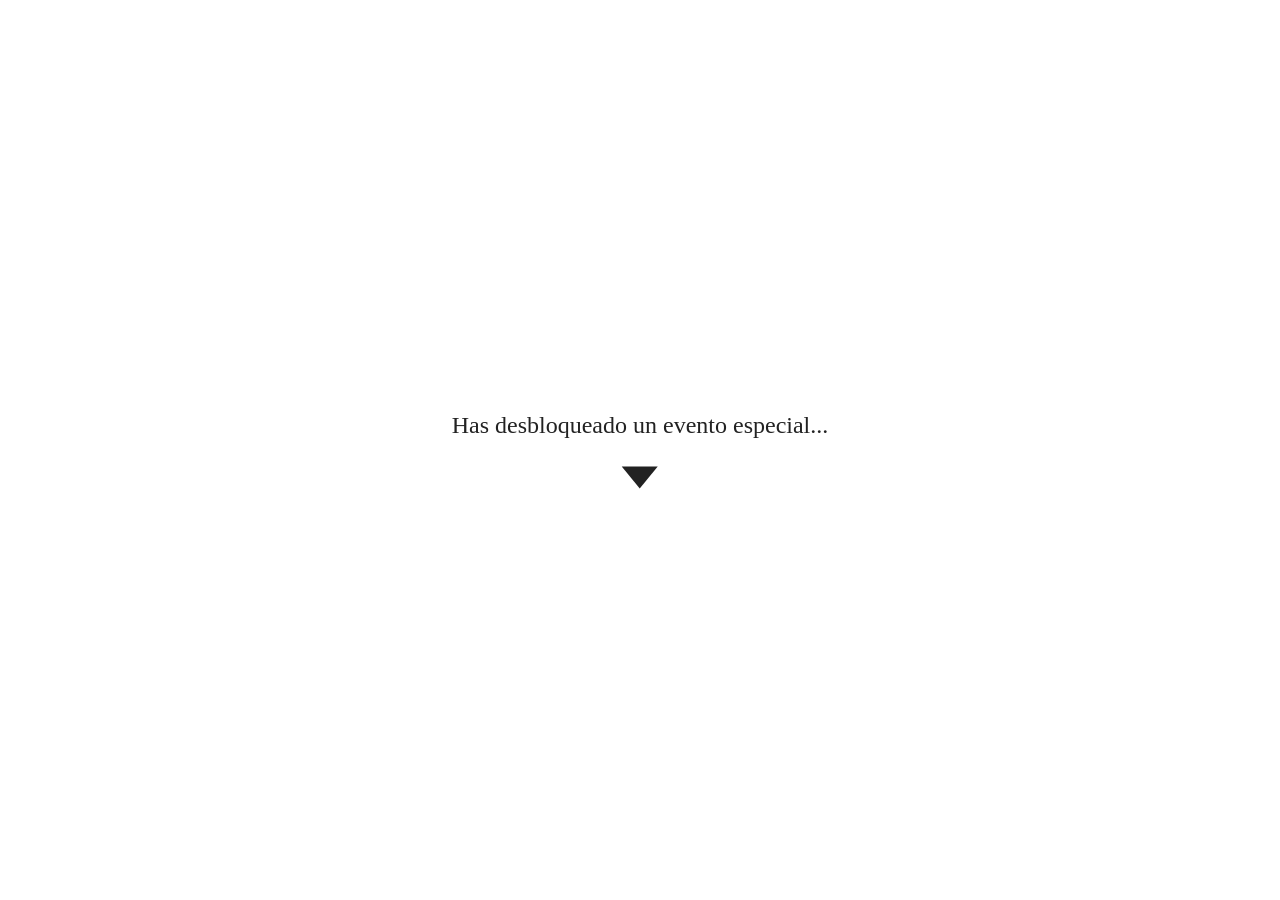
<file: index.html>
<!DOCTYPE html>
<html lang="es">
<head>
    <meta charset="UTF-8">
    <meta name="viewport" content="width=device-width, initial-scale=1.0, maximum-scale=1.0, user-scalable=no">
    <title>Inicio Misterioso</title>
    <style>
        body {
            background: #fff;
            margin: 0;
            min-height: 100vh;
        }
        #frase {
            position: fixed;
            left: 50%;
            top: 50%;
            transform: translate(-50%, -50%);
            text-align: center;
            font-size: 1.5rem;
            color: #222;
            cursor: pointer;
            user-select: none;
            max-width: 90vw;
        }
        .triangle {
            margin: 28px auto 0 auto;
            width: 0;
            height: 0;
            border-left: 18px solid transparent;
            border-right: 18px solid transparent;
            border-top: 22px solid #222;
            animation: blink 1s steps(2, start) infinite;
            visibility: visible;
        }
        .triangle.invisible {
            visibility: hidden;
        }
        @keyframes blink {
            0%, 100% { opacity: 1; }
            50% { opacity: 0.2; }
        }
        .fade-text.visible {
            opacity: 1;
            transition: opacity 0.4s;
        }
        .fade-text {
            opacity: 0;
            transition: opacity 0.4s;
        }
        .dice-box {
            background: #f8f8f8; /* Tonalidad blanquecina del gif */
            border-radius: 24px;
            box-shadow: 0 2px 18px rgba(0,0,0,0.18);
            padding: 32px 24px 24px 24px;
            text-align: center;
            z-index: 10;
        }
        #dice-modal {
            display: none;
            position: fixed;
            inset: 0;
            z-index: 30;
            background: rgba(0,0,0,0.45);
            justify-content: center;
            align-items: center;
        }
    </style>
</head>
<body>
    <div id="frase" class="fade-text">
        <span id="frase-text"></span>
        <div id="triangle" class="triangle"></div>
    </div>
    <img id="mainphoto" src="images/mainphoto.jpeg" alt="Main Image" style="display:none;opacity:0;transition:opacity 1s;position:fixed;left:50%;top:50%;transform:translate(-50%,-50%);max-width:90vw;max-height:90vh;z-index:10;">
    <script>
        const frases = [
            "Has desbloqueado un evento especial...",
            "Hoy no es un día cualquiera...",
            "Los astros se han alineado, las puertas del inventario se abren...",
            "¡Feliz cumpleaños, Adela María! 🎉"
        ];
        let idx = 0;
        const fraseDiv = document.getElementById('frase');
        const fraseText = document.getElementById('frase-text');
        const triangle = document.getElementById('triangle');

        function mostrarFrase(i) {
            fraseDiv.classList.remove('visible');
            // Deshabilita avance en el último texto hasta que aparezca el triángulo
            if (i === frases.length - 1) {
                fraseDiv.removeEventListener('click', avanzarFrase);
            }
            setTimeout(() => {
                fraseText.textContent = frases[i];
                fraseDiv.classList.add('visible');
                if (i < frases.length - 1) {
                    triangle.classList.remove('invisible');
                } else {
                    triangle.classList.add('invisible');
                    // Habilita avance solo cuando aparece el triángulo (tras 1.5s)
                    setTimeout(() => {
                        if (idx === frases.length - 1) {
                            triangle.classList.remove('invisible');
                            fraseDiv.addEventListener('click', avanzarFrase);
                        }
                    }, 1500);
                }
            }, 400);
        }

        function avanzarFrase() {
            fraseDiv.classList.remove('visible');
            idx++;
            if (idx < frases.length) {
                setTimeout(() => {
                    mostrarFrase(idx);
                }, 400);
            } else {
                // Redirige a p1.html tras la última frase
                setTimeout(() => {
                    window.location.href = 'p1.html';
                }, 400);
            }
        }

        // Iniciar
        mostrarFrase(idx);
        fraseDiv.addEventListener('click', avanzarFrase);
    </script>
</body>
</html>
</file>
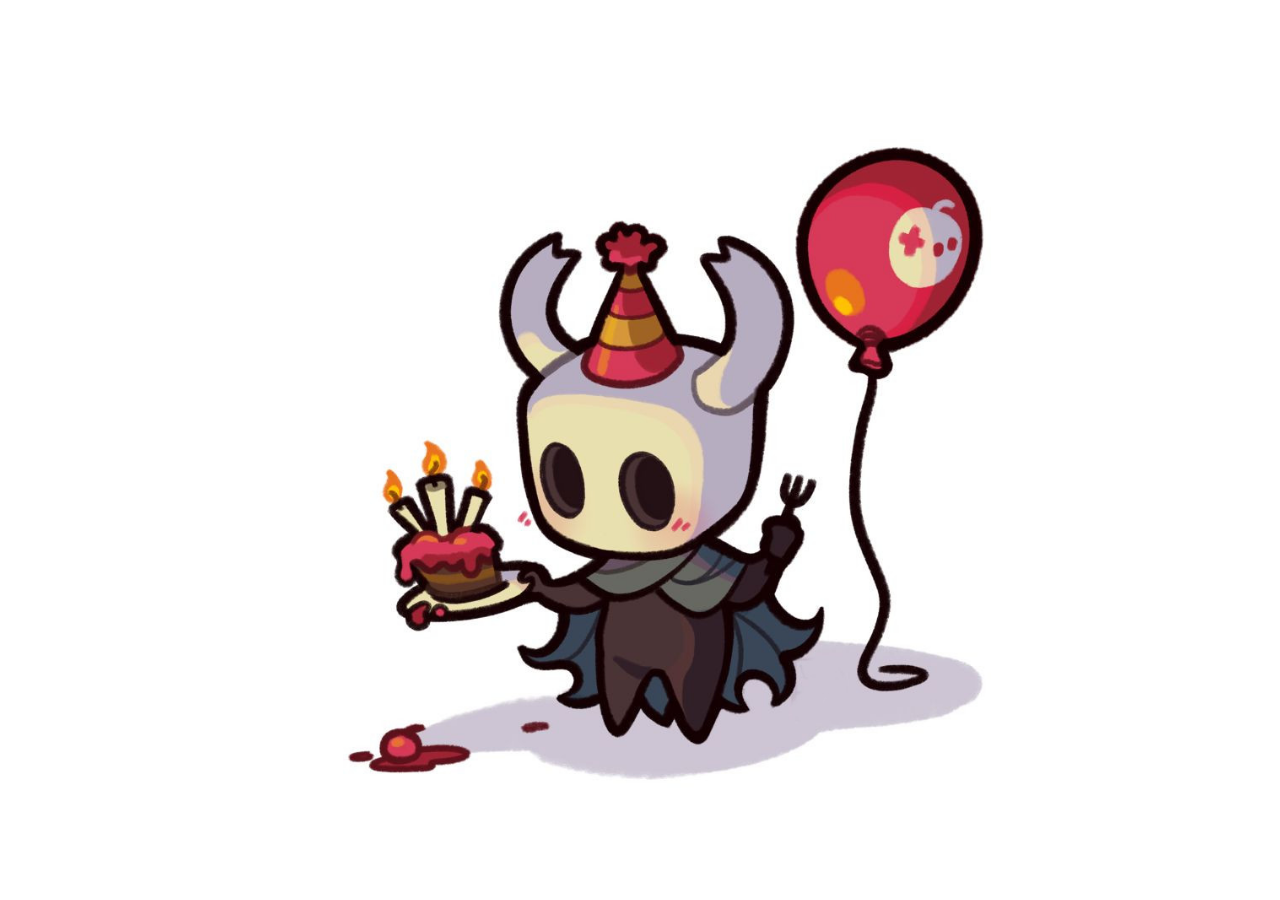
<file: p1.html>
<!DOCTYPE html>
<html lang="es">
<head>
    <meta charset="UTF-8">
    <meta name="viewport" content="width=device-width, initial-scale=1.0, maximum-scale=1.0, user-scalable=no">
    <title>Responsive Image Page</title>
    <link rel="stylesheet" href="styles/style.css">
    <style>
        /* styles/style.css */
        .dice-modal {
            display: none;
            position: fixed;
            top: 0; left: 0; right: 0; bottom: 0;
            background: rgba(0,0,0,0.4); /* semitransparente */
            justify-content: center;
            align-items: center;
            z-index: 10;
        }
        .dice-modal.active {
            display: flex;
        }
        .image-container {
            position: relative;
            display: flex;
            justify-content: center;
            align-items: center;
        }
        .responsive-image {
            display: block;
            max-width: 90vw;
            max-height: 90vh;
            margin: 0 auto;
        }
        .mistery-fade {
            display: none;
            position: absolute;
            left: 50%;
            top: -20%; /* O prueba con top: -2% para subirlo aún más */
            transform: translateX(-50%);
            text-align: center;
            font-size: 1.3rem;
            color: #111;
            font-weight: bold;
            z-index: 2;
            cursor: pointer;
            background: none;
            box-shadow: none;
            padding: 0;
        }
        .mistery-fade span {
            display: block;
            margin-bottom: 22px; /* Añade espacio extra entre texto y triángulo */
        }
        .mistery-fade.visible {
            display: block;
            animation: fadein 0.7s;
        }
        @keyframes fadein {
            from { opacity: 0; }
            to { opacity: 1; }
        }
        .triangle {
            margin: 18px auto 0 auto;
            width: 0;
            height: 0;
            border-left: 18px solid transparent;
            border-right: 18px solid transparent;
            border-top: 22px solid #222;
            animation: blink 1s steps(2, start) infinite;
        }
        @keyframes blink {
            0%, 100% { opacity: 1; }
            50% { opacity: 0.2; }
        }
    </style>
</head>
<body>
    <div id="main-content" style="opacity:0;transition:opacity 1s;">
        <div class="image-container">
            <img src="images/mainphoto.jpeg" alt="Main Image" class="responsive-image">
            <div id="mistery-text" class="mistery-fade">
                <span>¿Cómo ha llegado esto aquí...?</span>
                <div class="triangle"></div>
            </div>
        </div>
        <div id="dice-modal" class="dice-modal">
            <div class="dice-box">
                <span class="dice-text">Toca para tirar</span>
                <img src="images/mp-dice-short.gif" alt="Dado girando" class="dice-gif" id="dice-gif">
            </div>
        </div>
        <div id="gift-modal" class="dice-modal">
            <div class="dice-box">
                <span class="dice-text">ÁBRE TU REGALO</span>
                <img src="images/present.gif" alt="Regalo animado" style="margin-top:18px;max-width:120px;display:block;">
            </div>
        </div>
    </div>
    <script>
        window.addEventListener('DOMContentLoaded', () => {
            setTimeout(() => {
                document.getElementById('main-content').style.opacity = '1';
                // Mostrar el texto misterioso a los 3s
                setTimeout(() => {
                    document.getElementById('mistery-text').classList.add('visible');
                }, 3000);
            }, 100); // Pequeño retardo para transición suave

            // Al tocar el texto misterioso, mostrar el dado
            document.getElementById('mistery-text').addEventListener('click', () => {
                document.getElementById('mistery-text').style.display = 'none';
                document.getElementById('dice-modal').classList.add('active');
            });

            // Al tocar el dado, mostrar el regalo
            document.querySelector('#dice-modal .dice-box').addEventListener('click', () => {
                document.getElementById('dice-modal').classList.remove('active');
                document.getElementById('gift-modal').classList.add('active');
                // Redirigir a p2.html tras 3 segundos
                setTimeout(() => {
                    window.location.href = 'p2.html';
                }, 10000);
            });
        });
    </script>
</body>
</html>
</file>
<file: styles/style.css>
body {
    background-color: #ffffff;
    margin: 0;
    min-height: 100vh;
    display: flex;
    justify-content: center;
    align-items: center;
}

.image-container {
    position: relative;
    display: flex;
    justify-content: center;
    align-items: center;
}

.dice-modal {
    display: none;
    position: fixed;
    top: 0; left: 0; right: 0; bottom: 0;
    background: rgba(0,0,0,0.4);
    justify-content: center;
    align-items: center;
    z-index: 10;
}

.dice-modal.active {
    display: flex;
}

.dice-box {
    background: #eaeaea; /* Tono blanquecino similar al dado */
    border: 5px solid #000; /* Borde negro grueso */
    border-radius: 16px;
    padding: 32px 24px 24px 24px;
    box-shadow: 0 4px 24px rgba(0,0,0,0.15);
    display: flex;
    flex-direction: column;
    align-items: center;
}

.dice-text {
    font-size: 1.5rem;
    font-weight: bold;
    margin-bottom: 16px;
    color: #222;
    text-align: center;
}

.dice-gif {
    width: 120px;
    height: 120px;
    object-fit: contain;
}

img {
    max-width: 100%;
    height: auto;
    display: block;
}

.responsive-image {
    max-width: 100%;
    height: auto;
    display: block;
}

.main-top-text {
    position: absolute;
    top: -110px;
    left: 50%;
    transform: translateX(-50%);
    background: #eaeaea;
    border: 3px solid #000;
    border-radius: 12px;
    padding: 6px 5vw;
    font-size: 1.1rem;
    font-weight: bold;
    color: #222;
    text-align: center;
    z-index: 9;
    max-width: 90vw;
    box-sizing: border-box;
    white-space: pre-line;
}

@media (min-width: 480px) {
    .main-top-text {
        font-size: 1.3rem;
        padding: 10px 32px;
        max-width: 400px;
    }
}
</file>
